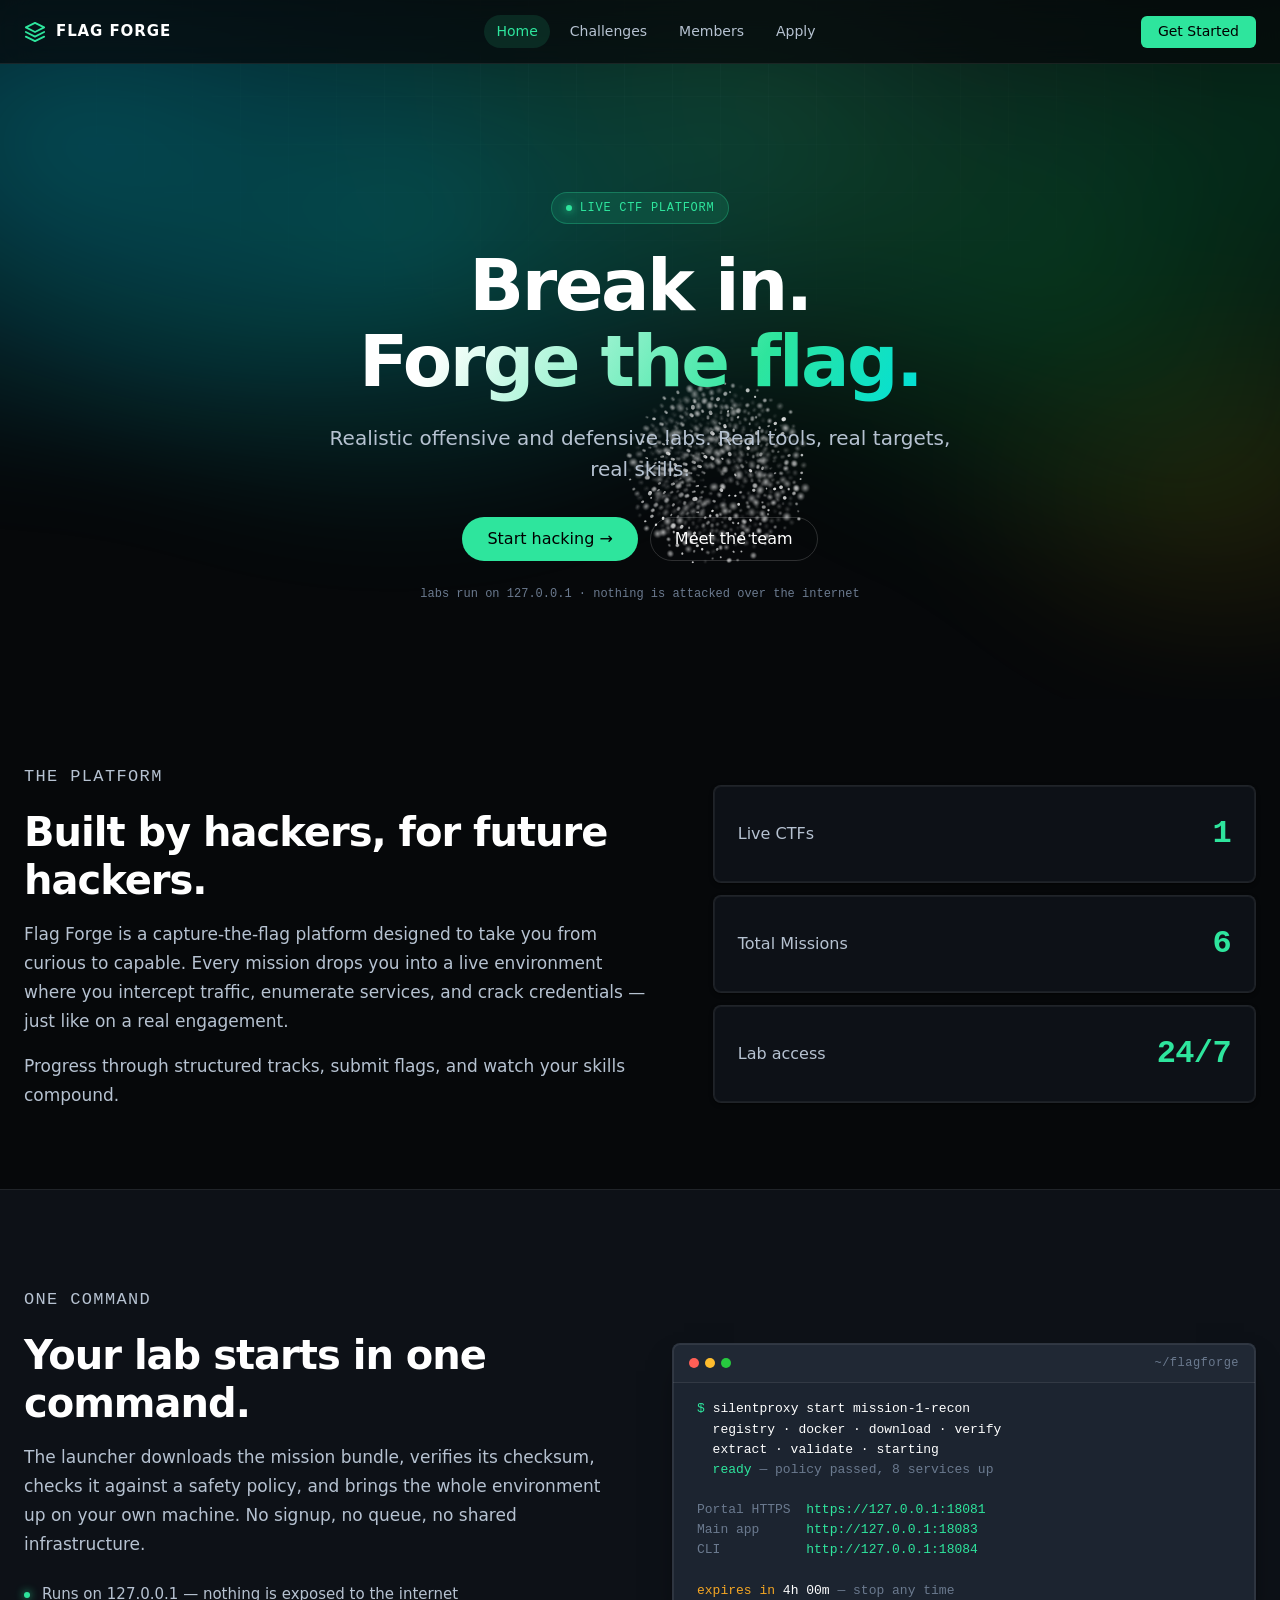
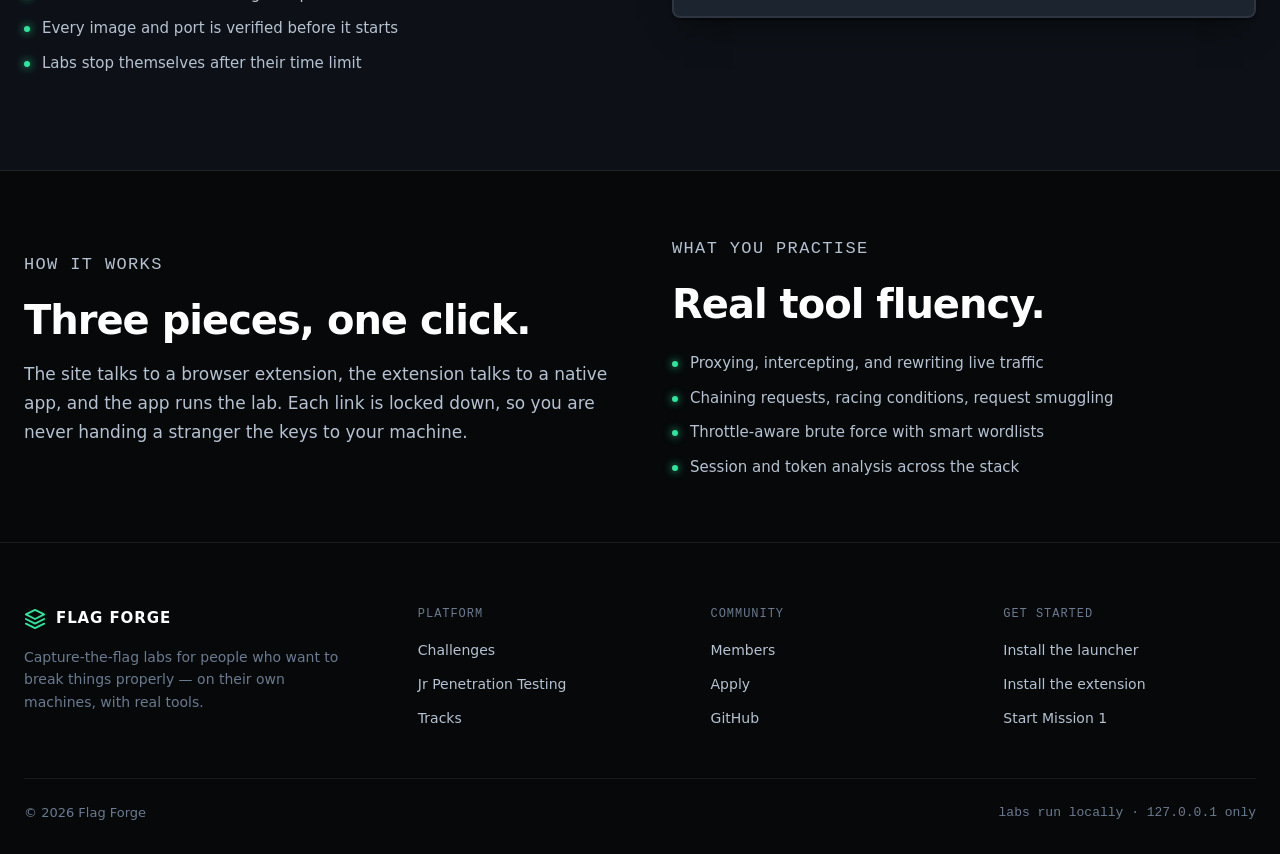
<file: docs/index.html>
<!DOCTYPE html>
<html lang="en">
<head>
	<meta charset="UTF-8">
	<meta name="viewport" content="width=device-width, initial-scale=1">
	<meta http-equiv="Content-Security-Policy" content="default-src 'self'; script-src 'self'; style-src 'self'; img-src 'self' data:; connect-src 'self'; base-uri 'none'; form-action 'none'; object-src 'none'">
	<meta name="description" content="Flag Forge — realistic offensive and defensive security labs. Real tools, real targets, real skills.">
	<title>Flag Forge · Master Cybersecurity</title>
	<link rel="icon" href="assets/favicon.svg" type="image/svg+xml">
	<link rel="stylesheet" href="style.css">
</head>
<body>
	<input type="checkbox" id="nav-open" class="nav-checkbox" hidden>
	<div class="bg-grid"></div>

	<nav class="navbar">
		<a href="index.html" class="nav-logo">
			<svg width="22" height="22" viewBox="0 0 24 24" fill="none" stroke="var(--accent)" stroke-width="2" stroke-linecap="round" stroke-linejoin="round" aria-hidden="true"><path d="M12 2L2 7l10 5 10-5-10-5zM2 17l10 5 10-5M2 12l10 5 10-5"/></svg>
			FLAG FORGE
		</a>
		<div class="nav-links">
			<a href="index.html" class="active">Home</a>
			<a href="challenges.html">Challenges</a>
			<a href="members.html">Members</a>
			<a href="apply.html">Apply</a>
		</div>
		<div class="nav-actions">
			<a href="challenges.html" class="btn-primary small nav-cta">Get Started</a>
			<label for="nav-open" class="nav-toggle" aria-label="Toggle navigation"><span></span></label>
		</div>
	</nav>

	<div class="nav-mobile">
		<a href="index.html" class="active">Home</a>
		<a href="challenges.html">Challenges</a>
		<a href="members.html">Members</a>
		<a href="apply.html">Apply</a>
		<a href="challenges.html" class="btn-primary">Get Started</a>
	</div>

	<header class="hero-section">
		<div class="swarm-cursor-container" aria-hidden="true"></div>
		<div class="mesh-gradient" aria-hidden="true"></div>
		<div class="container">
			<div class="hero-content">
				<span class="hero-badge"><span class="live-dot animate" aria-hidden="true"></span>LIVE CTF PLATFORM</span>
				<h1 class="hero-title">
					Break in.<br>
					<span class="text-gradient">Forge the flag.</span>
				</h1>
				<p class="hero-subtitle">
					Realistic offensive and defensive labs. Real tools, real targets, real skills.
				</p>
				<div class="hero-buttons">
					<a href="challenges.html" class="btn-primary">Start hacking →</a>
					<a href="members.html" class="btn-secondary">Meet the team</a>
				</div>
				<p class="hero-note">labs run on 127.0.0.1 · nothing is attacked over the internet</p>
			</div>
		</div>
	</header>

	<section class="section">
		<div class="container">
			<div class="about-grid">
				<div class="about-text">
					<p class="eyebrow">THE PLATFORM</p>
					<h2>Built by hackers, for future hackers.</h2>
					<p>Flag Forge is a capture-the-flag platform designed to take you from curious to capable. Every mission drops you into a live environment where you intercept traffic, enumerate services, and crack credentials — just like on a real engagement.</p>
					<p>Progress through structured tracks, submit flags, and watch your skills compound.</p>
				</div>
				<div class="about-stats">
					<div class="stat-box">
						<span class="stat-label">Live CTFs</span>
						<span class="stat-value" id="stat-ctfs">—</span>
					</div>
					<div class="stat-box">
						<span class="stat-label">Total Missions</span>
						<span class="stat-value" id="stat-missions">—</span>
					</div>
					<div class="stat-box">
						<span class="stat-label">Lab access</span>
						<span class="stat-value">24/7</span>
					</div>
				</div>
			</div>
		</div>
	</section>

	<section class="showcase-band">
		<div class="container">
			<div class="showcase-grid">
				<div class="showcase-copy">
					<p class="eyebrow">ONE COMMAND</p>
					<h2>Your lab starts in one command.</h2>
					<p>The launcher downloads the mission bundle, verifies its checksum, checks it against a safety policy, and brings the whole environment up on your own machine. No signup, no queue, no shared infrastructure.</p>
					<ul class="feature-list">
						<li>Runs on 127.0.0.1 — nothing is exposed to the internet</li>
						<li>Every image and port is verified before it starts</li>
						<li>Labs stop themselves after their time limit</li>
					</ul>
				</div>
				<div class="terminal">
					<div class="terminal-header">
						<div class="terminal-dots" aria-hidden="true"><i></i><i></i><i></i></div>
						<span class="terminal-title">~/flagforge</span>
					</div>
					<div class="terminal-body">
						<span class="terminal-line"><span class="p">$</span> <span class="cmd">silentproxy start mission-1-recon</span></span>
						<span class="terminal-line out">  registry · docker · download · verify</span>
						<span class="terminal-line out">  extract · validate · starting</span>
						<span class="terminal-line"><span class="ok">  ready</span> <span class="out">— policy passed, 8 services up</span></span>
						<span class="terminal-line">&nbsp;</span>
						<span class="terminal-line"><span class="out">Portal HTTPS</span>  <span class="ok">https://127.0.0.1:18081</span></span>
						<span class="terminal-line"><span class="out">Main app</span>      <span class="ok">http://127.0.0.1:18083</span></span>
						<span class="terminal-line"><span class="out">CLI</span>           <span class="ok">http://127.0.0.1:18084</span></span>
						<span class="terminal-line">&nbsp;</span>
						<span class="terminal-line"><span class="warn">expires in</span> <span class="cmd">4h 00m</span> <span class="out">— stop any time</span></span>
					</div>
				</div>
			</div>
		</div>
	</section>

	<section class="section">
		<div class="container">
			<div class="feature-band">
				<div class="feature-copy">
					<p class="eyebrow">HOW IT WORKS</p>
					<h2>Three pieces, one click.</h2>
					<p>The site talks to a browser extension, the extension talks to a native app, and the app runs the lab. Each link is locked down, so you are never handing a stranger the keys to your machine.</p>
				</div>
				<div class="feature-copy">
					<p class="eyebrow">WHAT YOU PRACTISE</p>
					<h2>Real tool fluency.</h2>
					<ul class="feature-list">
						<li>Proxying, intercepting, and rewriting live traffic</li>
						<li>Chaining requests, racing conditions, request smuggling</li>
						<li>Throttle-aware brute force with smart wordlists</li>
						<li>Session and token analysis across the stack</li>
					</ul>
				</div>
			</div>
		</div>
	</section>

	<footer class="footer">
		<div class="container">
			<div class="footer-grid">
				<div class="footer-brand">
					<a href="index.html" class="nav-logo">
						<svg width="22" height="22" viewBox="0 0 24 24" fill="none" stroke="var(--accent)" stroke-width="2" stroke-linecap="round" stroke-linejoin="round" aria-hidden="true"><path d="M12 2L2 7l10 5 10-5-10-5zM2 17l10 5 10-5M2 12l10 5 10-5"/></svg>
						FLAG FORGE
					</a>
					<p>Capture-the-flag labs for people who want to break things properly — on their own machines, with real tools.</p>
				</div>
				<div class="footer-col">
					<h4>Platform</h4>
					<ul class="footer-links">
						<li><a href="challenges.html">Challenges</a></li>
						<li><a href="jr-pentest.html">Jr Penetration Testing</a></li>
						<li><a href="challenges.html#tracks">Tracks</a></li>
					</ul>
				</div>
				<div class="footer-col">
					<h4>Community</h4>
					<ul class="footer-links">
						<li><a href="members.html">Members</a></li>
						<li><a href="apply.html">Apply</a></li>
						<li><a href="https://github.com/FlagForge-CTF" target="_blank" rel="noopener noreferrer">GitHub</a></li>
					</ul>
				</div>
				<div class="footer-col">
					<h4>Get started</h4>
					<ul class="footer-links">
						<li><a href="challenges.html">Install the launcher</a></li>
						<li><a href="challenges.html">Install the extension</a></li>
						<li><a href="challenges.html">Start Mission 1</a></li>
					</ul>
				</div>
			</div>
			<div class="footer-bottom">
				<span>© 2026 Flag Forge</span>
				<span class="mono">labs run locally · 127.0.0.1 only</span>
			</div>
		</div>
	</footer>

	<script src="js/swarm-cursor.js"></script>
	<script src="js/swarm-init.js"></script>
	<script src="js/home.js"></script>
</body>
</html>
</file>
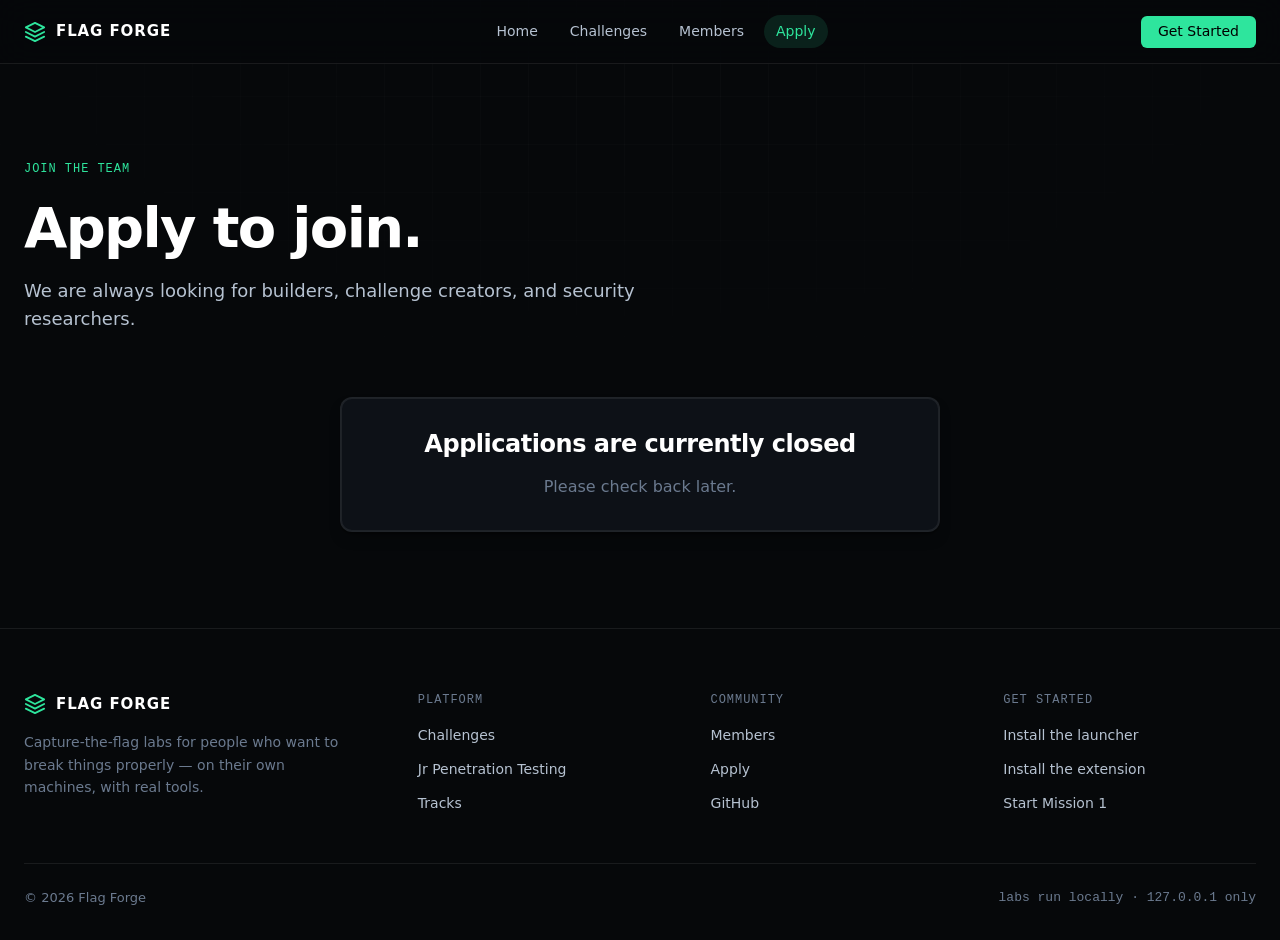
<file: docs/apply.html>
<!DOCTYPE html>
<html lang="en">
<head>
	<meta charset="UTF-8">
	<meta name="viewport" content="width=device-width, initial-scale=1">
	<meta http-equiv="Content-Security-Policy" content="default-src 'self'; script-src 'self'; style-src 'self'; img-src 'self' data: https://github.com https://avatars.githubusercontent.com https://images.unsplash.com; connect-src 'self'; base-uri 'none'; form-action 'none'; object-src 'none'">
	<meta name="description" content="Join the Flag Forge team as a builder, challenge creator, or security researcher.">
	<title>Apply · Flag Forge</title>
	<link rel="icon" href="assets/favicon.svg" type="image/svg+xml">
	<link rel="stylesheet" href="style.css">
</head>
<body>
	<input type="checkbox" id="nav-open" class="nav-checkbox" hidden>
	<div class="bg-grid"></div>

	<nav class="navbar">
		<a href="index.html" class="nav-logo">
			<svg width="22" height="22" viewBox="0 0 24 24" fill="none" stroke="var(--accent)" stroke-width="2" stroke-linecap="round" stroke-linejoin="round" aria-hidden="true"><path d="M12 2L2 7l10 5 10-5-10-5zM2 17l10 5 10-5M2 12l10 5 10-5"/></svg>
			FLAG FORGE
		</a>
		<div class="nav-links">
			<a href="index.html">Home</a>
			<a href="challenges.html">Challenges</a>
			<a href="members.html">Members</a>
			<a href="apply.html" class="active">Apply</a>
		</div>
		<div class="nav-actions">
			<a href="challenges.html" class="btn-primary small nav-cta">Get Started</a>
			<label for="nav-open" class="nav-toggle" aria-label="Toggle navigation"><span></span></label>
		</div>
	</nav>

	<div class="nav-mobile">
		<a href="index.html">Home</a>
		<a href="challenges.html">Challenges</a>
		<a href="members.html">Members</a>
		<a href="apply.html" class="active">Apply</a>
		<a href="challenges.html" class="btn-primary">Get Started</a>
	</div>

	<header class="page-header">
		<div class="container">
			<p class="eyebrow">JOIN THE TEAM</p>
			<h1>Apply to join.</h1>
			<p class="lead">We are always looking for builders, challenge creators, and security researchers.</p>
		</div>
	</header>

	<main class="container landing-main">
		<div class="panel apply-panel">
			<h2>Applications are currently closed</h2>
			<p class="muted apply-note">Please check back later.</p>
		</div>
	</main>

	<footer class="footer">
		<div class="container">
			<div class="footer-grid">
				<div class="footer-brand">
					<a href="index.html" class="nav-logo">
						<svg width="22" height="22" viewBox="0 0 24 24" fill="none" stroke="var(--accent)" stroke-width="2" stroke-linecap="round" stroke-linejoin="round" aria-hidden="true"><path d="M12 2L2 7l10 5 10-5-10-5zM2 17l10 5 10-5M2 12l10 5 10-5"/></svg>
						FLAG FORGE
					</a>
					<p>Capture-the-flag labs for people who want to break things properly — on their own machines, with real tools.</p>
				</div>
				<div class="footer-col">
					<h4>Platform</h4>
					<ul class="footer-links">
						<li><a href="challenges.html">Challenges</a></li>
						<li><a href="jr-pentest.html">Jr Penetration Testing</a></li>
						<li><a href="challenges.html#tracks">Tracks</a></li>
					</ul>
				</div>
				<div class="footer-col">
					<h4>Community</h4>
					<ul class="footer-links">
						<li><a href="members.html">Members</a></li>
						<li><a href="apply.html">Apply</a></li>
						<li><a href="https://github.com/FlagForge-CTF" target="_blank" rel="noopener noreferrer">GitHub</a></li>
					</ul>
				</div>
				<div class="footer-col">
					<h4>Get started</h4>
					<ul class="footer-links">
						<li><a href="challenges.html">Install the launcher</a></li>
						<li><a href="challenges.html">Install the extension</a></li>
						<li><a href="jr-pentest.html">Start Mission 1</a></li>
					</ul>
				</div>
			</div>
			<div class="footer-bottom">
				<span>© 2026 Flag Forge</span>
				<span class="mono">labs run locally · 127.0.0.1 only</span>
			</div>
		</div>
	</footer>
</body>
</html>
</file>
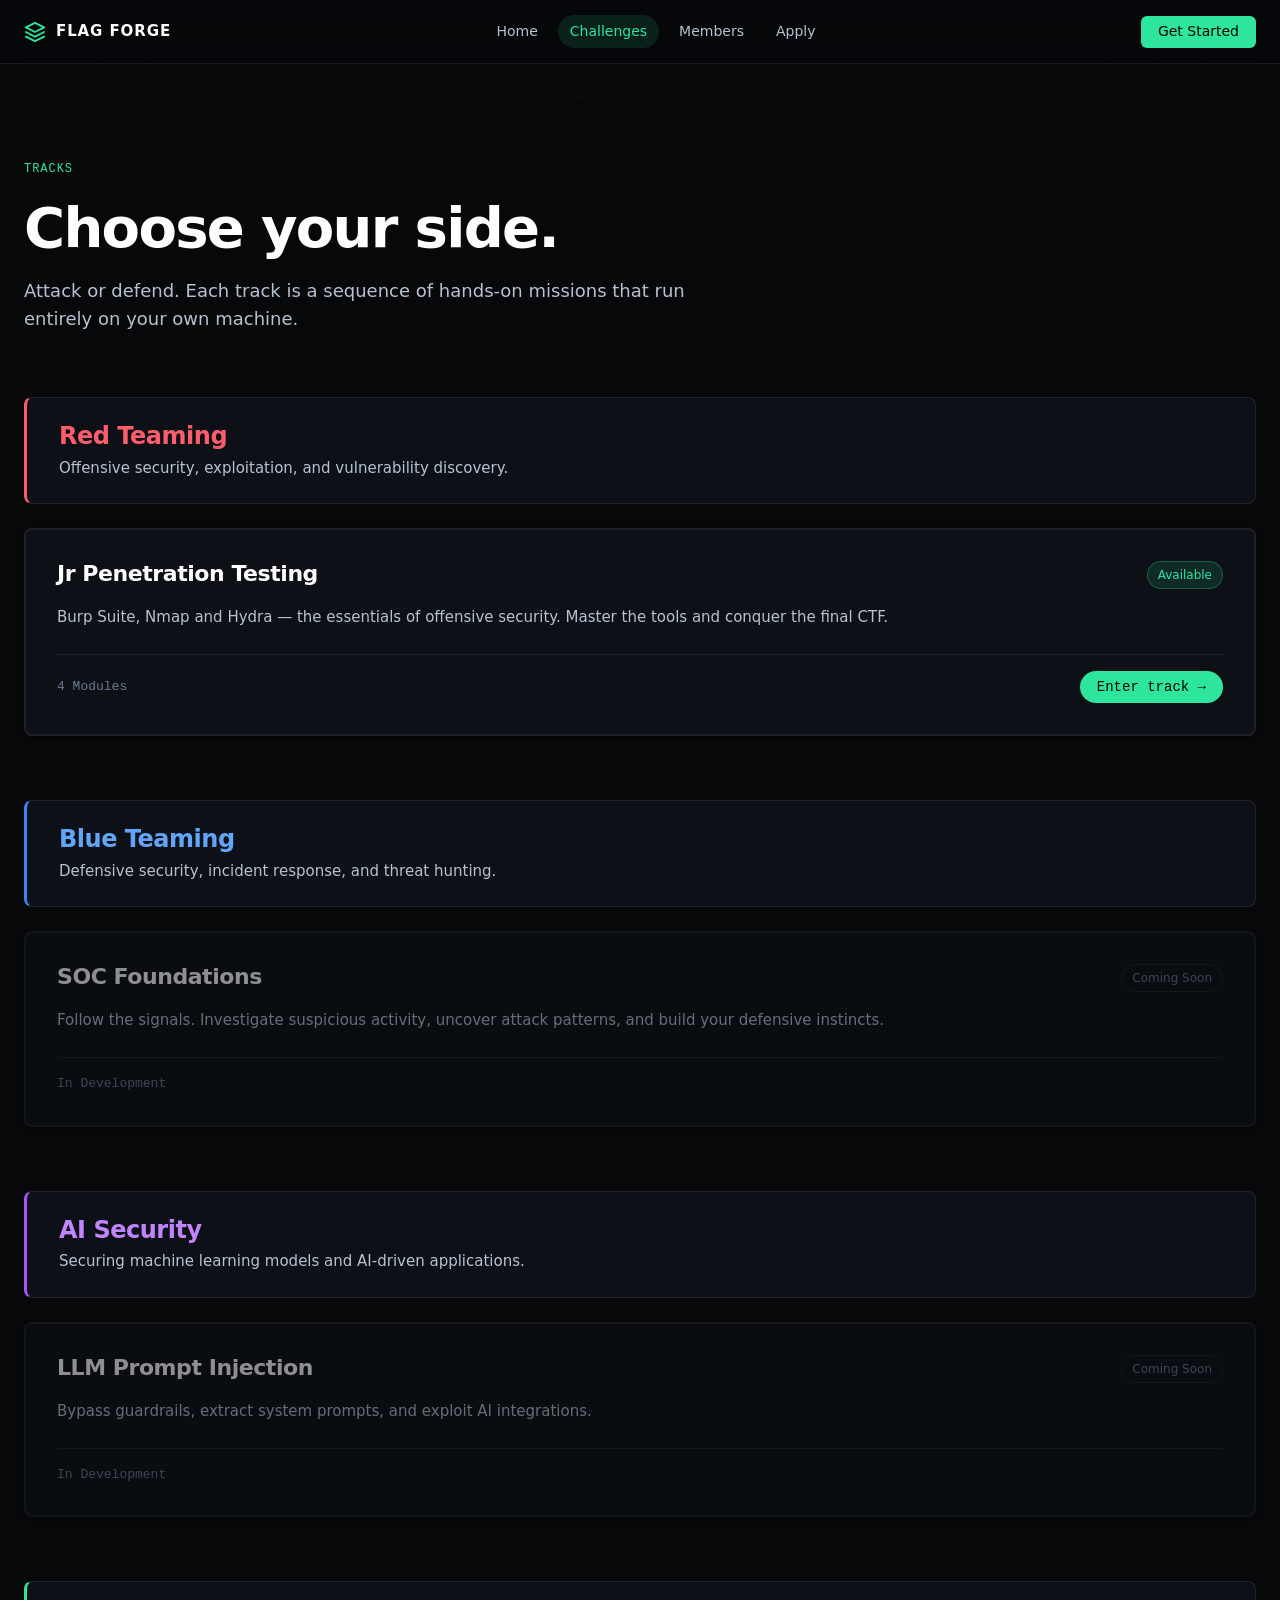
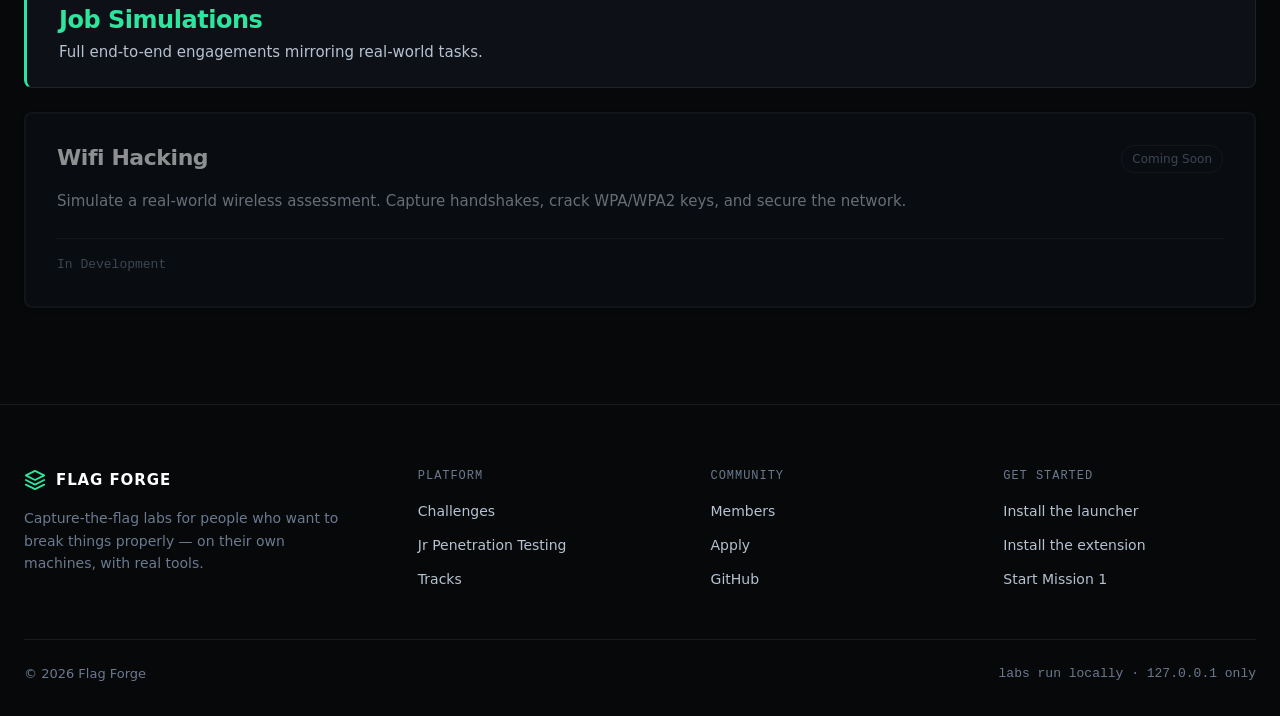
<file: docs/challenges.html>
<!DOCTYPE html>
<html lang="en">
<head>
	<meta charset="UTF-8">
	<meta name="viewport" content="width=device-width, initial-scale=1">
	<meta http-equiv="Content-Security-Policy" content="default-src 'self'; script-src 'self'; style-src 'self'; img-src 'self' data: https://github.com https://avatars.githubusercontent.com https://images.unsplash.com; connect-src 'self'; base-uri 'none'; form-action 'none'; object-src 'none'">
	<meta name="description" content="Flag Forge tracks — offensive, defensive, AI security and job simulations.">
	<title>Challenges · Flag Forge</title>
	<link rel="icon" href="assets/favicon.svg" type="image/svg+xml">
	<link rel="stylesheet" href="style.css">
</head>
<body>
	<input type="checkbox" id="nav-open" class="nav-checkbox" hidden>
	<div class="bg-grid"></div>

	<nav class="navbar">
		<a href="index.html" class="nav-logo">
			<svg width="22" height="22" viewBox="0 0 24 24" fill="none" stroke="var(--accent)" stroke-width="2" stroke-linecap="round" stroke-linejoin="round" aria-hidden="true"><path d="M12 2L2 7l10 5 10-5-10-5zM2 17l10 5 10-5M2 12l10 5 10-5"/></svg>
			FLAG FORGE
		</a>
		<div class="nav-links">
			<a href="index.html">Home</a>
			<a href="challenges.html" class="active">Challenges</a>
			<a href="members.html">Members</a>
			<a href="apply.html">Apply</a>
		</div>
		<div class="nav-actions">
			<a href="jr-pentest.html" class="btn-primary small nav-cta">Get Started</a>
			<label for="nav-open" class="nav-toggle" aria-label="Toggle navigation"><span></span></label>
		</div>
	</nav>

	<div class="nav-mobile">
		<a href="index.html">Home</a>
		<a href="challenges.html" class="active">Challenges</a>
		<a href="members.html">Members</a>
		<a href="apply.html">Apply</a>
		<a href="jr-pentest.html" class="btn-primary">Get Started</a>
	</div>

	<header class="page-header">
		<div class="container">
			<p class="eyebrow">TRACKS</p>
			<h1>Choose your side.</h1>
			<p class="lead">Attack or defend. Each track is a sequence of hands-on missions that run entirely on your own machine.</p>
		</div>
	</header>

	<main class="container landing-main" id="tracks">
		<div class="category-header category-red">
			<h2>Red Teaming</h2>
			<p>Offensive security, exploitation, and vulnerability discovery.</p>
		</div>
		<div class="challenge-grid">
			<a href="jr-pentest.html" class="challenge-card">
				<div class="card-header">
					<h3>Jr Penetration Testing</h3>
					<span class="badge accent">Available</span>
				</div>
				<p class="card-desc">Burp Suite, Nmap and Hydra — the essentials of offensive security. Master the tools and conquer the final CTF.</p>
				<div class="card-footer">
					<span>4 Modules</span>
					<span class="btn-primary small">Enter track →</span>
				</div>
			</a>
		</div>

		<div class="category-header category-blue">
			<h2>Blue Teaming</h2>
			<p>Defensive security, incident response, and threat hunting.</p>
		</div>
		<div class="challenge-grid">
			<div class="challenge-card coming-soon">
				<div class="card-header">
					<h3>SOC Foundations</h3>
					<span class="badge muted">Coming Soon</span>
				</div>
				<p class="card-desc">Follow the signals. Investigate suspicious activity, uncover attack patterns, and build your defensive instincts.</p>
				<div class="card-footer"><span>In Development</span></div>
			</div>
		</div>

		<div class="category-header category-ai">
			<h2>AI Security</h2>
			<p>Securing machine learning models and AI-driven applications.</p>
		</div>
		<div class="challenge-grid">
			<div class="challenge-card coming-soon">
				<div class="card-header">
					<h3>LLM Prompt Injection</h3>
					<span class="badge muted">Coming Soon</span>
				</div>
				<p class="card-desc">Bypass guardrails, extract system prompts, and exploit AI integrations.</p>
				<div class="card-footer"><span>In Development</span></div>
			</div>
		</div>

		<div class="category-header category-jobs">
			<h2>Job Simulations</h2>
			<p>Full end-to-end engagements mirroring real-world tasks.</p>
		</div>
		<div class="challenge-grid">
			<div class="challenge-card coming-soon">
				<div class="card-header">
					<h3>Wifi Hacking</h3>
					<span class="badge muted">Coming Soon</span>
				</div>
				<p class="card-desc">Simulate a real-world wireless assessment. Capture handshakes, crack WPA/WPA2 keys, and secure the network.</p>
				<div class="card-footer"><span>In Development</span></div>
			</div>
		</div>
	</main>

	<footer class="footer">
		<div class="container">
			<div class="footer-grid">
				<div class="footer-brand">
					<a href="index.html" class="nav-logo">
						<svg width="22" height="22" viewBox="0 0 24 24" fill="none" stroke="var(--accent)" stroke-width="2" stroke-linecap="round" stroke-linejoin="round" aria-hidden="true"><path d="M12 2L2 7l10 5 10-5-10-5zM2 17l10 5 10-5M2 12l10 5 10-5"/></svg>
						FLAG FORGE
					</a>
					<p>Capture-the-flag labs for people who want to break things properly — on their own machines, with real tools.</p>
				</div>
				<div class="footer-col">
					<h4>Platform</h4>
					<ul class="footer-links">
						<li><a href="challenges.html">Challenges</a></li>
						<li><a href="jr-pentest.html">Jr Penetration Testing</a></li>
						<li><a href="challenges.html#tracks">Tracks</a></li>
					</ul>
				</div>
				<div class="footer-col">
					<h4>Community</h4>
					<ul class="footer-links">
						<li><a href="members.html">Members</a></li>
						<li><a href="apply.html">Apply</a></li>
						<li><a href="https://github.com/FlagForge-CTF" target="_blank" rel="noopener noreferrer">GitHub</a></li>
					</ul>
				</div>
				<div class="footer-col">
					<h4>Get started</h4>
					<ul class="footer-links">
						<li><a href="challenges.html">Install the launcher</a></li>
						<li><a href="challenges.html">Install the extension</a></li>
						<li><a href="jr-pentest.html">Start Mission 1</a></li>
					</ul>
				</div>
			</div>
			<div class="footer-bottom">
				<span>© 2026 Flag Forge</span>
				<span class="mono">labs run locally · 127.0.0.1 only</span>
			</div>
		</div>
	</footer>
</body>
</html>
</file>
<file: docs/style.css>
/* ==========================================================================
   FLAG FORGE — design system
   See docs/DESIGN.md for the full specification.
   Dark, Vercel-inspired developer-platform language.
   ========================================================================== */

/* ==========================================================================
   1. TOKENS
   ========================================================================== */
:root {
	/* ── Surfaces (four-step ladder) ───────────────────────────── */
	--canvas: #06080a;
	--surface: #0d1117;
	--surface-2: #161b22;
	--surface-3: #1c2430;
	--hairline: rgba(255, 255, 255, 0.08);
	--hairline-strong: rgba(255, 255, 255, 0.16);

	/* ── Text ───────────────────────────────────────────────────── */
	--ink: #ffffff;
	--body: #b6c2d1;
	--mute: #6b7a8f;

	/* ── Brand ─────────────────────────────────────────────────── */
	--accent: #2ee59d;
	--accent-deep: #00c853;
	--accent-soft: rgba(46, 229, 157, 0.12);
	--accent-glow: 0 0 24px rgba(46, 229, 157, 0.35);

	/* ── Gradient stops (hero scale only) ──────────────────────── */
	--g-cyan: #00b8d4;
	--g-teal: #00dfd8;
	--g-green: #2ee59d;
	--g-deep: #00c853;
	--g-lime: #00e676;
	--g-amber: #ffd600;

	/* ── Semantic ──────────────────────────────────────────────── */
	--success: #2ee59d;
	--warning: #f5a623;
	--danger: #ff5c6c;
	--danger-soft: rgba(255, 92, 108, 0.12);
	--link: #00dfd8;

	/* ── Type ──────────────────────────────────────────────────── */
	--font-sans: 'Inter', system-ui, -apple-system, 'Segoe UI', Roboto, sans-serif;
	--font-mono: 'JetBrains Mono', ui-monospace, SFMono-Regular, Menlo, Monaco, Consolas, monospace;

	/* ── Radius ────────────────────────────────────────────────── */
	--r-xs: 4px;
	--r-sm: 6px;
	--r-md: 8px;
	--r-lg: 12px;
	--r-xl: 16px;
	--r-pill: 100px;
	--r-full: 9999px;

	/* ── Spacing (4px base) ────────────────────────────────────── */
	--sp-1: 4px;
	--sp-2: 8px;
	--sp-3: 12px;
	--sp-4: 16px;
	--sp-6: 24px;
	--sp-8: 32px;
	--sp-10: 40px;
	--sp-12: 48px;
	--sp-16: 64px;
	--sp-24: 96px;
	--sp-32: 128px;

	/* ── Elevation (stacked, never a single drop) ──────────────── */
	--sh-1: inset 0 0 0 1px rgba(255, 255, 255, 0.06);
	--sh-2: inset 0 0 0 1px rgba(255, 255, 255, 0.06), 0 1px 1px rgba(0, 0, 0, 0.4), 0 2px 4px rgba(0, 0, 0, 0.3);
	--sh-3: inset 0 0 0 1px rgba(255, 255, 255, 0.07), 0 2px 2px rgba(0, 0, 0, 0.35), 0 8px 16px -8px rgba(0, 0, 0, 0.5);
	--sh-4: inset 0 0 0 1px rgba(255, 255, 255, 0.08), 0 2px 2px rgba(0, 0, 0, 0.35), 0 16px 32px -12px rgba(0, 0, 0, 0.6);
	--sh-5: inset 0 0 0 1px rgba(255, 255, 255, 0.1), 0 4px 4px rgba(0, 0, 0, 0.4), 0 24px 48px -16px rgba(0, 0, 0, 0.7);

	--ease: cubic-bezier(0.4, 0, 0.2, 1);
	--nav-h: 64px;
}

/* ==========================================================================
   2. RESET & BASE
   ========================================================================== */
* { box-sizing: border-box; margin: 0; padding: 0; }

html { scroll-behavior: smooth; scroll-padding-top: calc(var(--nav-h) + 24px); }

body {
	font-family: var(--font-sans);
	background: var(--canvas);
	color: var(--ink);
	font-size: 16px;
	line-height: 1.5;
	-webkit-font-smoothing: antialiased;
	-moz-osx-font-smoothing: grayscale;
	overflow-x: hidden;
}

img { max-width: 100%; display: block; }
a { color: var(--link); text-decoration: none; }
button { font: inherit; color: inherit; cursor: pointer; }
h1, h2, h3, h4 { font-weight: 600; letter-spacing: -0.02em; line-height: 1.2; }
::selection { background: var(--accent); color: #000; }

:focus-visible {
	outline: 2px solid var(--accent);
	outline-offset: 2px;
	border-radius: var(--r-xs);
}

/* ==========================================================================
   3. ATMOSPHERE — grid veil + mesh gradient
   ========================================================================== */
.bg-grid {
	position: fixed;
	inset: 0;
	z-index: -2;
	pointer-events: none;
	background-image:
		linear-gradient(rgba(255, 255, 255, 0.022) 1px, transparent 1px),
		linear-gradient(90deg, rgba(255, 255, 255, 0.022) 1px, transparent 1px);
	background-size: 48px 48px;
	mask-image: radial-gradient(ellipse 80% 60% at 50% 0%, #000 0%, transparent 78%);
	-webkit-mask-image: radial-gradient(ellipse 80% 60% at 50% 0%, #000 0%, transparent 78%);
}

/* The site's only decorative system. Layered radials, blurred, hero scale only. */
.mesh-gradient {
	position: absolute;
	inset: -20% -10% auto -10%;
	height: 130%;
	z-index: -1;
	pointer-events: none;
	filter: blur(48px);
	opacity: 0.55;
	background:
		radial-gradient(48% 55% at 12% 30%, rgba(0, 184, 212, 0.65) 0%, transparent 70%),
		radial-gradient(42% 48% at 34% 42%, rgba(0, 223, 216, 0.5) 0%, transparent 70%),
		radial-gradient(46% 52% at 58% 28%, rgba(46, 229, 157, 0.45) 0%, transparent 68%),
		radial-gradient(40% 46% at 78% 48%, rgba(0, 200, 83, 0.38) 0%, transparent 66%),
		radial-gradient(36% 44% at 94% 26%, rgba(0, 230, 118, 0.28) 0%, transparent 64%),
		radial-gradient(32% 40% at 88% 68%, rgba(255, 214, 0, 0.20) 0%, transparent 62%);
}

/* ==========================================================================
   4. LAYOUT
   ========================================================================== */
.container {
	width: 100%;
	max-width: 1400px;
	margin: 0 auto;
	padding: 0 var(--sp-6);
	position: relative;
	z-index: 2;
}

.section { padding: var(--sp-16) 0; position: relative; z-index: 2; }

.page-header {
	padding: calc(var(--nav-h) + var(--sp-24)) 0 var(--sp-16);
	position: relative;
	z-index: 2;
}
.page-header h1 { font-size: clamp(2.25rem, 5vw, 3.5rem); letter-spacing: -0.03em; margin-bottom: var(--sp-4); }
.page-header .lead { font-size: 1.125rem; color: var(--body); max-width: 720px; }

.landing-main { padding-bottom: var(--sp-24); }

.section-title {
	font-size: 1.5rem;
	letter-spacing: -0.02em;
	margin: var(--sp-16) 0 var(--sp-6);
}
.section-title:first-child { margin-top: 0; }

.apply-panel {
	max-width: 600px;
	margin: 0 auto;
	text-align: center;
}
.apply-note { margin-top: var(--sp-4); }

/* ==========================================================================
   5. TYPOGRAPHY HELPERS
   ========================================================================== */
.eyebrow {
	font-family: var(--font-mono);
	font-size: 0.75rem;
	letter-spacing: 0.08em;
	text-transform: uppercase;
	color: var(--accent);
	margin-bottom: var(--sp-4);
}

.lead { font-size: 1.125rem; color: var(--body); line-height: 1.55; }
.muted { color: var(--mute); }
.mono { font-family: var(--font-mono); }

.text-gradient {
	background: linear-gradient(120deg, #ffffff 15%, var(--accent) 70%, var(--g-teal) 100%);
	-webkit-background-clip: text;
	background-clip: text;
	-webkit-text-fill-color: transparent;
	color: transparent;
}

/* ==========================================================================
   6. NAVIGATION
   ========================================================================== */
.navbar {
	position: fixed;
	top: 0; left: 0; right: 0;
	height: var(--nav-h);
	display: flex;
	align-items: center;
	justify-content: space-between;
	gap: var(--sp-6);
	padding: 0 var(--sp-6);
	background: rgba(6, 8, 10, 0.72);
	-webkit-backdrop-filter: blur(16px);
	backdrop-filter: blur(16px);
	border-bottom: 1px solid var(--hairline);
	z-index: 1000;
}

.nav-logo {
	display: flex;
	align-items: center;
	gap: 10px;
	font-size: 0.9375rem;
	font-weight: 600;
	letter-spacing: 0.06em;
	color: var(--ink);
	text-decoration: none;
	white-space: nowrap;
}
.nav-logo svg { flex: none; }

.nav-links { display: flex; gap: var(--sp-2); align-items: center; }
.nav-links a {
	color: var(--body);
	font-size: 0.875rem;
	font-weight: 500;
	padding: 6px 12px;
	border-radius: var(--r-full);
	transition: color 0.2s var(--ease), background-color 0.2s var(--ease);
}
.nav-links a:hover { color: var(--ink); background: var(--surface-2); }
.nav-links a.active { color: var(--accent); background: var(--accent-soft); }

.nav-actions { display: flex; align-items: center; gap: var(--sp-2); }

/* Hamburger — hidden on desktop. The checkbox lives as a body-level sibling so the
   mobile panel can be toggled with CSS alone (the site ships no inline script). */
.nav-checkbox {
	position: absolute;
	width: 1px;
	height: 1px;
	opacity: 0;
	pointer-events: none;
}

.nav-toggle {
	display: none;
	width: 40px;
	height: 40px;
	align-items: center;
	justify-content: center;
	background: transparent;
	border: 1px solid var(--hairline-strong);
	border-radius: var(--r-sm);
	color: var(--ink);
	cursor: pointer;
}
.nav-toggle span {
	display: block;
	width: 16px;
	height: 1.5px;
	background: currentColor;
	position: relative;
	transition: transform 0.25s var(--ease), opacity 0.25s var(--ease);
}
.nav-toggle span::before,
.nav-toggle span::after {
	content: '';
	position: absolute;
	left: 0;
	width: 16px;
	height: 1.5px;
	background: currentColor;
	transition: transform 0.25s var(--ease), opacity 0.25s var(--ease);
}
.nav-toggle span::before { top: -5px; }
.nav-toggle span::after { top: 5px; }

.nav-checkbox:checked ~ .nav-mobile { display: block; }
body:has(.nav-checkbox:checked) .nav-toggle span { transform: rotate(45deg); }
body:has(.nav-checkbox:checked) .nav-toggle span::before { transform: translateY(5px) rotate(-90deg); }
body:has(.nav-checkbox:checked) .nav-toggle span::after { opacity: 0; }

.nav-mobile {
	display: none;
	position: fixed;
	inset: var(--nav-h) 0 auto 0;
	background: var(--canvas);
	border-bottom: 1px solid var(--hairline);
	padding: var(--sp-4) var(--sp-6) var(--sp-6);
	z-index: 999;
}
.nav-mobile.open { display: block; }
.nav-mobile a {
	display: block;
	padding: 14px 0;
	font-size: 1.125rem;
	font-weight: 500;
	color: var(--body);
	border-bottom: 1px solid var(--hairline);
}
.nav-mobile a:last-of-type { border-bottom: none; }
.nav-mobile a.active { color: var(--accent); }
.nav-mobile .btn-primary { margin-top: var(--sp-4); width: 100%; }

/* ==========================================================================
   7. BUTTONS
   ========================================================================== */
.btn-primary,
.btn-secondary,
.btn-ghost,
.btn-danger {
	display: inline-flex;
	align-items: center;
	justify-content: center;
	gap: 8px;
	font-weight: 500;
	border-radius: var(--r-pill);
	text-decoration: none;
	border: 1px solid transparent;
	transition: background-color 0.2s var(--ease), border-color 0.2s var(--ease),
		color 0.2s var(--ease), transform 0.2s var(--ease), box-shadow 0.2s var(--ease);
	white-space: nowrap;
}

.btn-primary {
	background: var(--accent);
	color: #000;
	padding: 0 var(--sp-6);
	height: 44px;
	font-size: 1rem;
}
.btn-primary:hover { transform: translateY(-2px); box-shadow: var(--accent-glow); }
.btn-primary:active { transform: translateY(0); }
.btn-primary:disabled {
	background: var(--surface-2);
	color: var(--mute);
	cursor: not-allowed;
	transform: none;
	box-shadow: none;
}

.btn-secondary {
	background: transparent;
	color: var(--ink);
	border-color: var(--hairline-strong);
	padding: 0 var(--sp-6);
	height: 44px;
	font-size: 1rem;
}
.btn-secondary:hover { background: var(--surface-2); border-color: var(--accent); }

.btn-ghost {
	background: var(--surface-2);
	color: var(--body);
	border-color: var(--hairline);
	padding: 0 var(--sp-4);
	height: 36px;
	font-size: 0.875rem;
	border-radius: var(--r-sm);
}
.btn-ghost:hover { background: var(--surface-3); color: var(--ink); border-color: var(--hairline-strong); }

.btn-danger {
	background: var(--danger-soft);
	color: var(--danger);
	border-color: rgba(255, 92, 108, 0.3);
	padding: 0 var(--sp-4);
	height: 36px;
	font-size: 0.875rem;
	border-radius: var(--r-sm);
}
.btn-danger:hover { background: rgba(255, 92, 108, 0.2); border-color: var(--danger); }

.btn-primary.small,
.btn-secondary.small {
	height: 32px;
	font-size: 0.875rem;
	padding: 0 var(--sp-4);
}

.nav-cta {
	height: 28px;
	padding: 0 var(--sp-2);
	font-size: 0.875rem;
	font-weight: 500;
	border-radius: var(--r-sm);
}

/* ==========================================================================
   8. BADGES
   ========================================================================== */
.badge {
	display: inline-flex;
	align-items: center;
	gap: 6px;
	background: var(--surface-2);
	color: var(--body);
	font-size: 0.75rem;
	font-weight: 500;
	padding: 4px 10px;
	border-radius: var(--r-full);
	border: 1px solid var(--hairline);
	white-space: nowrap;
}
.badge.accent { background: var(--accent-soft); color: var(--accent); border-color: rgba(46, 229, 157, 0.28); }
.badge.danger { background: var(--danger-soft); color: var(--danger); border-color: rgba(255, 92, 108, 0.28); }
.badge.muted { background: transparent; color: var(--mute); }
.badge.live { background: var(--accent-soft); color: var(--accent); border-color: rgba(46, 229, 157, 0.28); }

.live-dot {
	width: 6px;
	height: 6px;
	border-radius: 50%;
	background: var(--accent);
	box-shadow: 0 0 8px var(--accent);
	flex: none;
}
.live-dot.animate { animation: pulse 1.6s ease-in-out infinite; }

@keyframes pulse {
	0%, 100% { opacity: 1; transform: scale(1); }
	50% { opacity: 0.45; transform: scale(0.82); }
}

/* ==========================================================================
   9. HERO
   ========================================================================== */
/* SwarmCursor container */
.swarm-cursor-container {
	position: absolute;
	inset: 0;
	z-index: 0;
	overflow: hidden;
	pointer-events: none;
}

.hero-section {
	position: relative;
	padding: calc(var(--nav-h) + var(--sp-32)) 0 var(--sp-24);
	overflow: hidden;
}

.hero-content {
	position: relative;
	z-index: 2;
	max-width: 860px;
	margin: 0 auto;
	text-align: center;
}

.hero-badge {
	display: inline-flex;
	align-items: center;
	gap: 8px;
	background: var(--accent-soft);
	border: 1px solid rgba(46, 229, 157, 0.28);
	color: var(--accent);
	font-family: var(--font-mono);
	font-size: 0.75rem;
	letter-spacing: 0.06em;
	padding: 6px 14px;
	border-radius: var(--r-full);
	margin-bottom: var(--sp-6);
}

.hero-title {
	font-size: clamp(2.75rem, 6vw, 4.5rem);
	font-weight: 600;
	line-height: 1.05;
	letter-spacing: -0.035em;
	margin-bottom: var(--sp-6);
}

.hero-subtitle {
	font-size: clamp(1.0625rem, 2vw, 1.25rem);
	color: var(--body);
	max-width: 640px;
	margin: 0 auto var(--sp-8);
	line-height: 1.55;
}

.hero-buttons {
	display: flex;
	gap: var(--sp-3);
	justify-content: center;
	flex-wrap: wrap;
}

.hero-note {
	margin-top: var(--sp-6);
	font-family: var(--font-mono);
	font-size: 0.75rem;
	color: var(--mute);
}

/* ==========================================================================
   10. TERMINAL MOCKUP
   ========================================================================== */
.terminal {
	background: var(--surface-3);
	border: 1px solid var(--hairline);
	border-radius: var(--r-md);
	box-shadow: var(--sh-4);
	overflow: hidden;
	font-family: var(--font-mono);
	font-size: 0.8125rem;
	line-height: 1.55;
}

.terminal-header {
	display: flex;
	align-items: center;
	justify-content: space-between;
	gap: var(--sp-3);
	padding: 10px var(--sp-4);
	border-bottom: 1px solid var(--hairline);
	background: rgba(255, 255, 255, 0.02);
}

.terminal-dots { display: flex; gap: 6px; }
.terminal-dots i {
	width: 10px; height: 10px;
	border-radius: 50%;
	display: block;
}
.terminal-dots i:nth-child(1) { background: #ff5f56; }
.terminal-dots i:nth-child(2) { background: #ffbd2e; }
.terminal-dots i:nth-child(3) { background: #27c93f; }

.terminal-title {
	font-size: 0.75rem;
	color: var(--mute);
	letter-spacing: 0.04em;
}

.terminal-body { padding: var(--sp-4) var(--sp-6); }
.terminal-line { display: block; white-space: pre-wrap; word-break: break-word; }
.terminal-line .p { color: var(--accent); }
.terminal-line .cmd { color: var(--ink); }
.terminal-line .out { color: var(--mute); }
.terminal-line .ok { color: var(--accent); }
.terminal-line .warn { color: var(--warning); }

/* ==========================================================================
   11. SECTIONS & CARDS
   ========================================================================== */
.about-grid {
	display: grid;
	grid-template-columns: 1.15fr 1fr;
	gap: var(--sp-16);
	align-items: center;
}
.about-text h2 { font-size: clamp(1.75rem, 3.5vw, 2.5rem); letter-spacing: -0.025em; margin-bottom: var(--sp-4); }
.about-text p { color: var(--body); font-size: 1.0625rem; line-height: 1.7; margin-bottom: var(--sp-4); }

.about-stats { display: grid; gap: var(--sp-3); }

.stat-box {
	background: var(--surface);
	border: 1px solid var(--hairline);
	border-radius: var(--r-md);
	box-shadow: var(--sh-2);
	padding: var(--sp-6);
	display: flex;
	justify-content: space-between;
	align-items: center;
	gap: var(--sp-4);
	transition: border-color 0.2s var(--ease), transform 0.2s var(--ease);
}
.stat-box:hover { border-color: rgba(46, 229, 157, 0.34); transform: translateX(4px); }
.stat-label { font-size: 1rem; color: var(--body); }
.stat-value {
	font-family: var(--font-mono);
	font-size: 2rem;
	font-weight: 600;
	color: var(--accent);
	letter-spacing: -0.02em;
}

/* Feature band — 2 columns, copy + visual. Sits inside a .section, so no own padding. */
.feature-band {
	display: grid;
	grid-template-columns: 1fr 1fr;
	gap: var(--sp-16);
	align-items: center;
	padding: 0;
	position: relative;
	z-index: 2;
}
.feature-copy h2 { font-size: clamp(1.75rem, 3.5vw, 2.5rem); letter-spacing: -0.025em; margin-bottom: var(--sp-4); }
.feature-copy p { color: var(--body); font-size: 1.0625rem; line-height: 1.7; margin-bottom: var(--sp-4); }

.feature-list { list-style: none; display: grid; gap: var(--sp-3); margin-top: var(--sp-6); }
.feature-list li {
	display: flex;
	gap: var(--sp-3);
	align-items: flex-start;
	color: var(--body);
	font-size: 0.9375rem;
}
.feature-list li::before {
	content: '';
	flex: none;
	width: 6px;
	height: 6px;
	margin-top: 9px;
	border-radius: 50%;
	background: var(--accent);
	box-shadow: 0 0 8px var(--accent);
}

/* Polarity-flipped band */
.showcase-band {
	background: var(--surface);
	border-top: 1px solid var(--hairline);
	border-bottom: 1px solid var(--hairline);
	padding: var(--sp-24) 0;
	position: relative;
	z-index: 2;
}
.showcase-grid {
	display: grid;
	grid-template-columns: 1fr 1fr;
	gap: var(--sp-16);
	align-items: center;
}
.showcase-copy h2 { font-size: clamp(1.75rem, 3.5vw, 2.5rem); letter-spacing: -0.025em; margin-bottom: var(--sp-4); }
.showcase-copy p { color: var(--body); font-size: 1.0625rem; line-height: 1.7; }

/* ==========================================================================
   12. CHALLENGE CARDS
   ========================================================================== */
.category-header {
	padding: var(--sp-6) var(--sp-8);
	border-radius: var(--r-md);
	margin: var(--sp-16) 0 var(--sp-6);
	background: var(--surface);
	border: 1px solid var(--hairline);
	border-left: 3px solid var(--accent);
}
.category-header:first-child { margin-top: 0; }
.category-header h2 { font-size: 1.5rem; margin-bottom: 6px; }
.category-header p { color: var(--body); font-size: 0.9375rem; }

.category-red { border-left-color: var(--danger); }
.category-red h2 { color: var(--danger); }
.category-blue { border-left-color: #3b82f6; }
.category-blue h2 { color: #60a5fa; }
.category-ai { border-left-color: #a855f7; }
.category-ai h2 { color: #c084fc; }
.category-jobs { border-left-color: var(--accent); }
.category-jobs h2 { color: var(--accent); }

.challenge-grid {
	display: grid;
	grid-template-columns: repeat(auto-fit, minmax(min(100%, 340px), 1fr));
	gap: var(--sp-6);
}

.challenge-card {
	display: flex;
	flex-direction: column;
	background: var(--surface);
	border: 1px solid var(--hairline);
	border-radius: var(--r-md);
	box-shadow: var(--sh-2);
	padding: var(--sp-8);
	text-decoration: none;
	color: var(--ink);
	transition: border-color 0.2s var(--ease), transform 0.2s var(--ease), box-shadow 0.2s var(--ease);
}
.challenge-card:hover {
	transform: translateY(-4px);
	border-color: rgba(46, 229, 157, 0.4);
	box-shadow: var(--sh-3), 0 0 24px rgba(46, 229, 157, 0.08);
}
.challenge-card.coming-soon { opacity: 0.55; cursor: not-allowed; }
.challenge-card.coming-soon:hover { transform: none; border-color: var(--hairline); box-shadow: var(--sh-2); }

.card-header {
	display: flex;
	justify-content: space-between;
	align-items: flex-start;
	gap: var(--sp-4);
	margin-bottom: var(--sp-4);
}
.card-header h3 { font-size: 1.375rem; letter-spacing: -0.02em; }
.card-desc { color: var(--body); font-size: 0.9375rem; line-height: 1.65; flex-grow: 1; margin-bottom: var(--sp-6); }
.card-footer {
	display: flex;
	justify-content: space-between;
	align-items: center;
	gap: var(--sp-4);
	border-top: 1px solid var(--hairline);
	padding-top: var(--sp-4);
	font-size: 0.8125rem;
	color: var(--mute);
	font-family: var(--font-mono);
}

/* ==========================================================================
   13. MEMBERS & CONTRIBUTORS
   ========================================================================== */
.members-grid {
	display: grid;
	grid-template-columns: repeat(auto-fit, minmax(min(100%, 220px), 1fr));
	gap: var(--sp-6);
}
.member-card {
	background: var(--surface);
	border: 1px solid var(--hairline);
	border-radius: var(--r-md);
	box-shadow: var(--sh-2);
	padding: var(--sp-8) var(--sp-6);
	text-align: center;
	text-decoration: none;
	color: var(--ink);
	transition: border-color 0.2s var(--ease), transform 0.2s var(--ease), box-shadow 0.2s var(--ease);
}
.member-card:hover { transform: translateY(-4px); border-color: var(--accent); box-shadow: var(--sh-3); }
.member-photo {
	width: 96px;
	height: 96px;
	border-radius: 50%;
	margin: 0 auto var(--sp-4);
	background-size: cover;
	background-position: center;
	background-color: var(--surface-2);
	border: 2px solid var(--hairline);
	transition: border-color 0.2s var(--ease), box-shadow 0.2s var(--ease);
}
.member-card:hover .member-photo { border-color: var(--accent); box-shadow: var(--accent-glow); }
.member-card h3 { font-size: 1.125rem; margin-bottom: 4px; }
.member-card p { color: var(--mute); font-size: 0.8125rem; margin: 0; }
.member-handle { font-family: var(--font-mono); font-size: 0.75rem; color: var(--mute); }

.contributors-grid {
	display: grid;
	grid-template-columns: repeat(auto-fit, minmax(min(100%, 200px), 1fr));
	gap: var(--sp-6);
}
.contributor-box {
	background: var(--surface);
	border: 1px solid var(--hairline);
	border-radius: var(--r-md);
	box-shadow: var(--sh-1);
	padding: var(--sp-6);
	text-align: center;
	transition: border-color 0.2s var(--ease), transform 0.2s var(--ease);
}
.contributor-box:hover { border-color: var(--accent); transform: translateY(-4px); }
.contributor-avatar {
	width: 72px; height: 72px;
	border-radius: 50%;
	margin: 0 auto var(--sp-4);
	border: 2px solid var(--hairline);
	background: var(--surface-2);
	transition: border-color 0.2s var(--ease), box-shadow 0.2s var(--ease);
}
.contributor-box:hover .contributor-avatar { border-color: var(--accent); box-shadow: var(--accent-glow); }
.contributor-box h3 { font-size: 1rem; margin: 0; }

.panel {
	background: var(--surface);
	border: 1px solid var(--hairline);
	border-radius: var(--r-lg);
	box-shadow: var(--sh-3);
	padding: var(--sp-8);
	min-width: 0;
}

/* ==========================================================================
   14. FORMS
   ========================================================================== */
.form-input {
	background: var(--surface-2);
	color: var(--ink);
	border: 1px solid var(--hairline-strong);
	border-radius: var(--r-sm);
	padding: 0 var(--sp-3);
	height: 40px;
	width: 100%;
	font-size: 0.875rem;
	transition: border-color 0.2s var(--ease), box-shadow 0.2s var(--ease);
}
.form-input::placeholder { color: var(--mute); }
.form-input:focus {
	outline: none;
	border-color: var(--accent);
	box-shadow: 0 0 0 3px var(--accent-soft);
}

/* ==========================================================================
   15. FOOTER
   ========================================================================== */
.footer {
	border-top: 1px solid var(--hairline);
	padding: var(--sp-16) 0 var(--sp-8);
	position: relative;
	z-index: 2;
}
.footer-grid {
	display: grid;
	grid-template-columns: 1.4fr repeat(3, 1fr);
	gap: var(--sp-10);
}
.footer-brand p { color: var(--mute); font-size: 0.875rem; line-height: 1.6; margin-top: var(--sp-4); max-width: 320px; }
.footer-col h4 {
	font-family: var(--font-mono);
	font-size: 0.75rem;
	font-weight: 400;
	letter-spacing: 0.08em;
	text-transform: uppercase;
	color: var(--mute);
	margin-bottom: var(--sp-4);
}
.footer-links { list-style: none; display: grid; gap: 10px; }
.footer-links a { color: var(--body); font-size: 0.875rem; transition: color 0.2s var(--ease); }
.footer-links a:hover { color: var(--accent); }

.footer-bottom {
	margin-top: var(--sp-12);
	padding-top: var(--sp-6);
	border-top: 1px solid var(--hairline);
	display: flex;
	justify-content: space-between;
	align-items: center;
	gap: var(--sp-4);
	flex-wrap: wrap;
	font-size: 0.8125rem;
	color: var(--mute);
}

.footer-note {
	margin-top: var(--sp-12);
	text-align: center;
	font-size: 0.8125rem;
	color: var(--mute);
}

.loading-note {
	padding: calc(var(--nav-h) + var(--sp-16)) 0;
	text-align: center;
	font-size: 0.9375rem;
}

/* ==========================================================================
   16. RESPONSIVE
   ========================================================================== */
@media (max-width: 1000px) {
	.about-grid,
	.feature-band,
	.showcase-grid { grid-template-columns: 1fr; gap: var(--sp-10); }
	.footer-grid { grid-template-columns: 1fr 1fr; gap: var(--sp-8); }
}

@media (max-width: 760px) {
	.nav-links { display: none; }
	.nav-actions .btn-primary { display: none; }
	.nav-toggle { display: inline-flex; }
	.container { padding: 0 var(--sp-4); }
	.section { padding: var(--sp-16) 0; }
	.hero-section { padding: calc(var(--nav-h) + var(--sp-16)) 0 var(--sp-16); }
	.challenge-card { padding: var(--sp-6); }
	.footer-grid { grid-template-columns: 1fr; }
	.footer-bottom { flex-direction: column; align-items: flex-start; }
}

@media (max-width: 480px) {
	.hero-buttons { flex-direction: column; align-items: stretch; }
	.hero-buttons .btn-primary,
	.hero-buttons .btn-secondary { width: 100%; }
}

/* ==========================================================================
   17. MOTION PREFERENCES
   ========================================================================== */
@media (prefers-reduced-motion: reduce) {
	html { scroll-behavior: auto; }
	*, *::before, *::after {
		animation-duration: 0.01ms !important;
		animation-iteration-count: 1 !important;
		transition-duration: 0.01ms !important;
	}
}
</file>
